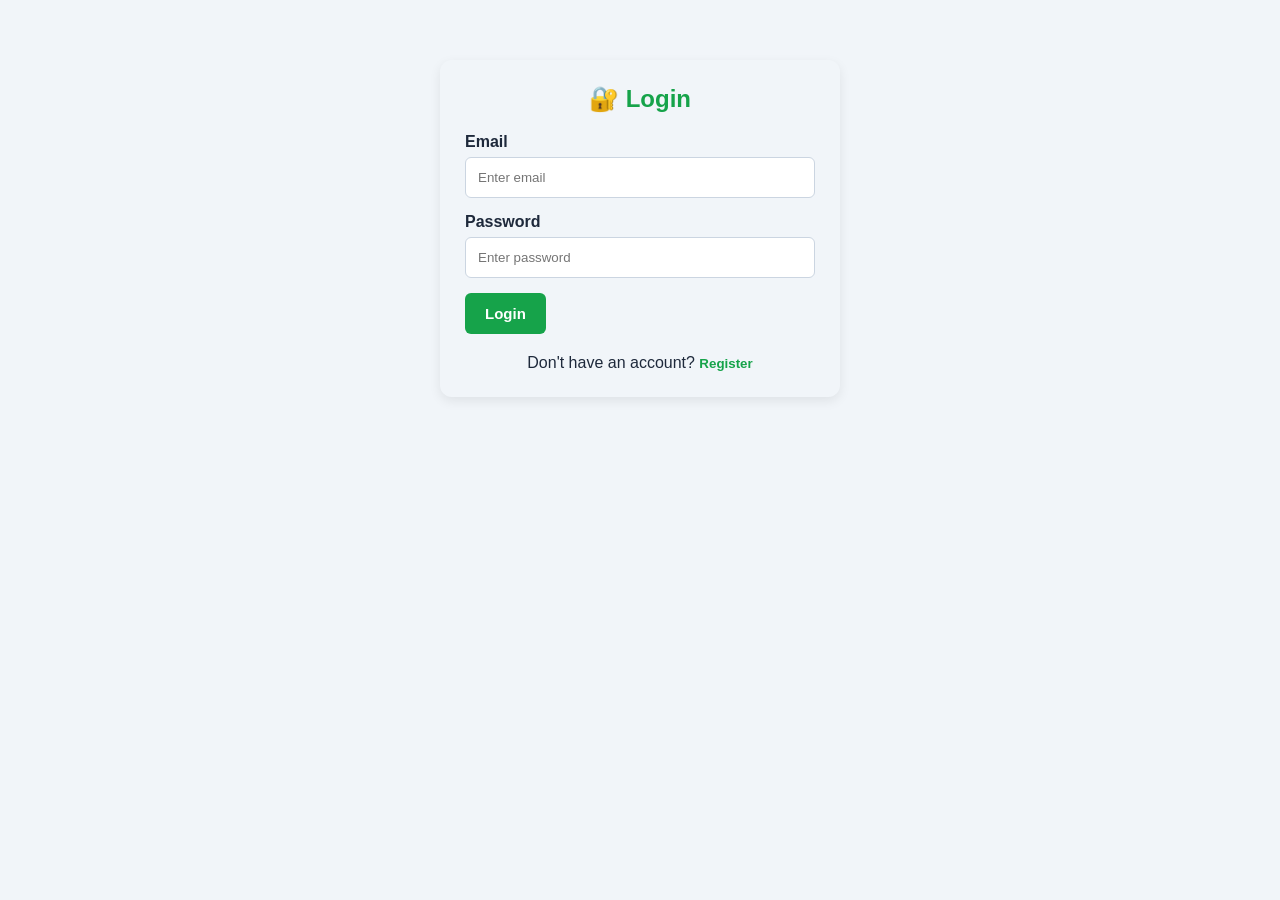
<file: code.html>
<!DOCTYPE html>
<html lang="en">
<head>
    <meta charset="UTF-8">
    <meta name="viewport" content="width=device-width, initial-scale=1.0">
    <title>Fitness Management System</title>

    <style>
        * {
            margin: 0;
            padding: 0;
            box-sizing: border-box;
            font-family: Arial, sans-serif;
        }

        body {
            background: #f1f5f9;
            color: #1e293b;
        }

        /* Navbar */
        .navbar {
            background: #16a34a;
            color: white;
            padding: 18px 40px;
            display: flex;
            justify-content: space-between;
            align-items: center;
        }

        .navbar h2 {
            font-size: 24px;
        }

        .navbar button {
            background: white;
            color: green;
            border: none;
            padding: 10px 18px;
            border-radius: 6px;
            cursor: pointer;
            font-weight: bold;
        }

        /* Main Container */
        .container {
            width: 90%;
            max-width: 1100px;
            margin: 30px auto;
        }

        /* Cards */
        .card {
            background: pinkl;
            padding: 25px;
            margin-bottom: 25px;
            border-radius: 12px;
            box-shadow: 0 4px 12px rgba(0,0,0,0.08);
        }

        .card h2 {
            color: #16a34a;
            margin-bottom: 20px;
        }

        /* Forms */
        .form-group {
            margin-bottom: 15px;
        }

        label {
            display: block;
            margin-bottom: 6px;
            font-weight: bold;
        }

        input, select {
            width: 100%;
            padding: 12px;
            border: 1px solid #cbd5e1;
            border-radius: 6px;
            outline: none;
        }

        input:focus, select:focus {
            border-color: #16a34a;
        }

        .btn {
            background: #16a34a;
            color: white;
            border: none;
            padding: 12px 20px;
            border-radius: 6px;
            cursor: pointer;
            font-size: 15px;
            font-weight: bold;
        }

        .btn:hover {
            background: #15803d;
        }

        .link-btn {
            background: none;
            border: none;
            color: #16a34a;
            cursor: pointer;
            font-weight: bold;
        }

        /* Login/Register */
        .auth-container {
            width: 400px;
            max-width: 90%;
            margin: 60px auto;
        }

        .auth-title {
            text-align: center;
            color: #16a34a;
            margin-bottom: 25px;
        }

        .message {
            margin-top: 15px;
            padding: 10px;
            border-radius: 5px;
            display: none;
        }

        .success {
            background: #dcfce7;
            color: #166534;
        }

        .error {
            background: #fee2e2;
            color: #991b1b;
        }

        /* Dashboard */
        #dashboard {
            display: none;
        }

        .welcome {
            background: linear-gradient(135deg, #16a34a, #22c55e);
            color: white;
            padding: 30px;
            border-radius: 12px;
            margin-bottom: 25px;
        }

        .welcome h1 {
            margin-bottom: 8px;
        }

        /* Grid */
        .grid {
            display: grid;
            grid-template-columns: repeat(2, 1fr);
            gap: 25px;
        }

        /* BMI */
        .bmi-result {
            margin-top: 20px;
            padding: 15px;
            background: #f0fdf4;
            border-left: 5px solid #16a34a;
            display: none;
        }

        /* Fitness Plan */
        .plan {
            background: #f8fafc;
            padding: 15px;
            margin-top: 10px;
            border-radius: 8px;
            border-left: 4px solid #16a34a;
        }

        .plan h3 {
            color: #16a34a;
            margin-bottom: 8px;
        }

        .plan ul {
            margin-left: 20px;
            line-height: 1.8;
        }

        /* Profile */
        .profile-info {
            line-height: 2;
        }

        .profile-info strong {
            color: #16a34a;
        }

        /* Responsive */
        @media(max-width: 768px) {
            .grid {
                grid-template-columns: 1fr;
            }

            .navbar {
                padding: 15px 20px;
            }

            .navbar h2 {
                font-size: 18px;
            }
        }
    </style>
</head>

<body>

    <!-- NAVBAR -->
    <div class="navbar" id="navbar" style="display:none;">
        <h2>💪 Fitness Management System</h2>
        <button onclick="logout()">Logout</button>
    </div>


    <!-- LOGIN SECTION -->
    <div class="auth-container" id="loginSection">

        <div class="card">

            <h2 class="auth-title">🔐 Login</h2>

            <div class="form-group">
                <label>Email</label>
                <input type="email" id="loginEmail" placeholder="Enter email">
            </div>

            <div class="form-group">
                <label>Password</label>
                <input type="password" id="loginPassword" placeholder="Enter password">
            </div>

            <button class="btn" onclick="login()">Login</button>

            <div id="loginMessage" class="message"></div>

            <p style="margin-top:20px; text-align:center;">
                Don't have an account?
                <button class="link-btn" onclick="showRegister()">
                    Register
                </button>
            </p>

        </div>

    </div>


    <!-- REGISTRATION SECTION -->
    <div class="auth-container" id="registerSection" style="display:none;">

        <div class="card">

            <h2 class="auth-title">📝 User Registration</h2>

            <div class="form-group">
                <label>Full Name</label>
                <input type="text" id="regName" placeholder="Enter your name">
            </div>

            <div class="form-group">
                <label>Email</label>
                <input type="email" id="regEmail" placeholder="Enter email">
            </div>

            <div class="form-group">
                <label>Password</label>
                <input type="password" id="regPassword" placeholder="Create password">
            </div>

            <div class="form-group">
                <label>Age</label>
                <input type="number" id="regAge" placeholder="Enter age">
            </div>

            <div class="form-group">
                <label>Gender</label>
                <select id="regGender">
                    <option value="">Select Gender</option>
                    <option>Male</option>
                    <option>Female</option>
                    <option>Other</option>
                </select>
            </div>

            <button class="btn" onclick="register()">Register</button>

            <div id="registerMessage" class="message"></div>

            <p style="margin-top:20px; text-align:center;">
                Already have an account?
                <button class="link-btn" onclick="showLogin()">
                    Login
                </button>
            </p>

        </div>

    </div>


    <!-- DASHBOARD -->
    <div class="container" id="dashboard">

        <div class="welcome">
            <h1>Welcome, <span id="welcomeName"></span> 👋</h1>
            <p>Track your fitness journey and achieve your goals.</p>
        </div>


        <div class="grid">

            <!-- USER PROFILE -->
            <div class="card">

                <h2>👤 User Profile</h2>

                <div class="profile-info">
                    <p><strong>Name:</strong> <span id="profileName"></span></p>
                    <p><strong>Email:</strong> <span id="profileEmail"></span></p>
                    <p><strong>Age:</strong> <span id="profileAge"></span></p>
                    <p><strong>Gender:</strong> <span id="profileGender"></span></p>
                </div>

            </div>


            <!-- FITNESS GOAL -->
            <div class="card">

                <h2>🎯 Fitness Goal</h2>

                <div class="form-group">
                    <label>Select Your Goal</label>

                    <select id="fitnessGoal" onchange="showGoal()">
                        <option value="">Select Goal</option>
                        <option value="weightloss">Weight Loss</option>
                        <option value="musclegain">Muscle Gain</option>
                        <option value="fitness">General Fitness</option>
                        <option value="flexibility">Flexibility</option>
                    </select>
                </div>

                <div id="goalResult"></div>

            </div>

        </div>


        <!-- BMI CALCULATOR -->
        <div class="card">

            <h2>⚖️ BMI Calculator</h2>

            <div class="grid">

                <div class="form-group">
                    <label>Weight (kg)</label>
                    <input type="number" id="weight" placeholder="Enter weight">
                </div>

                <div class="form-group">
                    <label>Height (cm)</label>
                    <input type="number" id="height" placeholder="Enter height">
                </div>

            </div>

            <button class="btn" onclick="calculateBMI()">
                Calculate BMI
            </button>

            <div id="bmiResult" class="bmi-result"></div>

        </div>


        <!-- FITNESS PLAN -->
        <div class="card">

            <h2>🏋️ Fitness Plan</h2>

            <div class="plan">
                <h3>Monday - Chest & Triceps</h3>
                <ul>
                    <li>Push-ups - 3 × 12</li>
                    <li>Bench Press - 3 × 10</li>
                    <li>Triceps Dips - 3 × 12</li>
                    <li>Plank - 3 × 30 seconds</li>
                </ul>
            </div>

            <div class="plan">
                <h3>Tuesday - Cardio</h3>
                <ul>
                    <li>Running - 20 minutes</li>
                    <li>Jumping Jacks - 3 × 20</li>
                    <li>Mountain Climbers - 3 × 15</li>
                </ul>
            </div>

            <div class="plan">
                <h3>Wednesday - Legs</h3>
                <ul>
                    <li>Squats - 3 × 15</li>
                    <li>Lunges - 3 × 10</li>
                    <li>Calf Raises - 3 × 15</li>
                </ul>
            </div>

            <div class="plan">
                <h3>Thursday - Rest</h3>
                <ul>
                    <li>Light Walking</li>
                    <li>Stretching</li>
                    <li>Recovery</li>
                </ul>
            </div>

            <div class="plan">
                <h3>Friday - Full Body</h3>
                <ul>
                    <li>Push-ups - 3 × 12</li>
                    <li>Squats - 3 × 15</li>
                    <li>Burpees - 3 × 10</li>
                    <li>Plank - 3 × 30 seconds</li>
                </ul>
            </div>

        </div>

    </div>


    <script>

        // Show Register
        function showRegister() {
            document.getElementById("loginSection").style.display = "none";
            document.getElementById("registerSection").style.display = "block";
        }


        // Show Login
        function showLogin() {
            document.getElementById("registerSection").style.display = "none";
            document.getElementById("loginSection").style.display = "block";
        }


        // Registration
        function register() {

            let name = document.getElementById("regName").value;
            let email = document.getElementById("regEmail").value;
            let password = document.getElementById("regPassword").value;
            let age = document.getElementById("regAge").value;
            let gender = document.getElementById("regGender").value;

            let message = document.getElementById("registerMessage");

            if(name === "" || email === "" || password === "" || age === "" || gender === "") {

                message.innerHTML = "Please fill all fields.";
                message.className = "message error";
                message.style.display = "block";

                return;
            }

            let user = {
                name: name,
                email: email,
                password: password,
                age: age,
                gender: gender
            };

            localStorage.setItem("fitnessUser", JSON.stringify(user));

            message.innerHTML = "Registration successful! Please login.";
            message.className = "message success";
            message.style.display = "block";

            setTimeout(function() {
                showLogin();
            }, 1500);
        }


        // Login
        function login() {

            let email = document.getElementById("loginEmail").value;
            let password = document.getElementById("loginPassword").value;

            let message = document.getElementById("loginMessage");

            let savedUser = localStorage.getItem("fitnessUser");

            if(!savedUser) {

                message.innerHTML = "No registered user found. Please register first.";
                message.className = "message error";
                message.style.display = "block";

                return;
            }

            let user = JSON.parse(savedUser);

            if(email === user.email && password === user.password) {

                localStorage.setItem("loggedIn", "true");

                showDashboard();

            } else {

                message.innerHTML = "Invalid email or password.";
                message.className = "message error";
                message.style.display = "block";
            }
        }


        // Dashboard
        function showDashboard() {

            let user = JSON.parse(localStorage.getItem("fitnessUser"));

            document.getElementById("loginSection").style.display = "none";
            document.getElementById("registerSection").style.display = "none";

            document.getElementById("dashboard").style.display = "block";
            document.getElementById("navbar").style.display = "flex";

            document.getElementById("welcomeName").innerText = user.name;

            document.getElementById("profileName").innerText = user.name;
            document.getElementById("profileEmail").innerText = user.email;
            document.getElementById("profileAge").innerText = user.age;
            document.getElementById("profileGender").innerText = user.gender;
        }


        // Logout
        function logout() {

            localStorage.removeItem("loggedIn");

            document.getElementById("dashboard").style.display = "none";
            document.getElementById("navbar").style.display = "none";

            document.getElementById("loginSection").style.display = "block";

            document.getElementById("loginEmail").value = "";
            document.getElementById("loginPassword").value = "";
        }


        // BMI Calculator
        function calculateBMI() {

            let weight = parseFloat(document.getElementById("weight").value);
            let height = parseFloat(document.getElementById("height").value);

            let result = document.getElementById("bmiResult");

            if(!weight || !height || weight <= 0 || height <= 0) {

                result.innerHTML = "Please enter valid height and weight.";
                result.style.display = "block";

                return;
            }

            // Convert cm to meter
            let heightMeter = height / 100;

            let bmi = weight / (heightMeter * heightMeter);

            bmi = bmi.toFixed(2);

            let category = "";

            if(bmi < 18.5) {
                category = "Underweight";
            }
            else if(bmi >= 18.5 && bmi < 25) {
                category = "Normal Weight";
            }
            else if(bmi >= 25 && bmi < 30) {
                category = "Overweight";
            }
            else {
                category = "Obesity";
            }

            result.innerHTML =
                "<strong>Your BMI: " + bmi + "</strong><br>" +
                "Category: " + category;

            result.style.display = "block";
        }


        // Fitness Goal
        function showGoal() {

            let goal = document.getElementById("fitnessGoal").value;
            let result = document.getElementById("goalResult");

            if(goal === "weightloss") {

                result.innerHTML = `
                    <div class="plan">
                        <h3>🔥 Weight Loss Goal</h3>
                        <p>Focus on cardio, strength training and a balanced diet.</p>
                    </div>
                `;
            }

            else if(goal === "musclegain") {

                result.innerHTML = `
                    <div class="plan">
                        <h3>💪 Muscle Gain Goal</h3>
                        <p>Focus on resistance training, recovery and adequate protein.</p>
                    </div>
                `;
            }

            else if(goal === "fitness") {

                result.innerHTML = `
                    <div class="plan">
                        <h3>🏃 General Fitness</h3>
                        <p>Combine cardio, strength exercises and regular stretching.</p>
                    </div>
                `;
            }

            else if(goal === "flexibility") {

                result.innerHTML = `
                    <div class="plan">
                        <h3>🧘 Flexibility Goal</h3>
                        <p>Practice stretching, mobility exercises and yoga regularly.</p>
                    </div>
                `;
            }

            else {
                result.innerHTML = "";
            }
        }


        // Auto Login if already logged in
        window.onload = function() {

            let loggedIn = localStorage.getItem("loggedIn");

            if(loggedIn === "true") {

                let user = localStorage.getItem("fitnessUser");

                if(user) {
                    showDashboard();
                }
            }
        };

    </script>

</body>
</html>
</file>
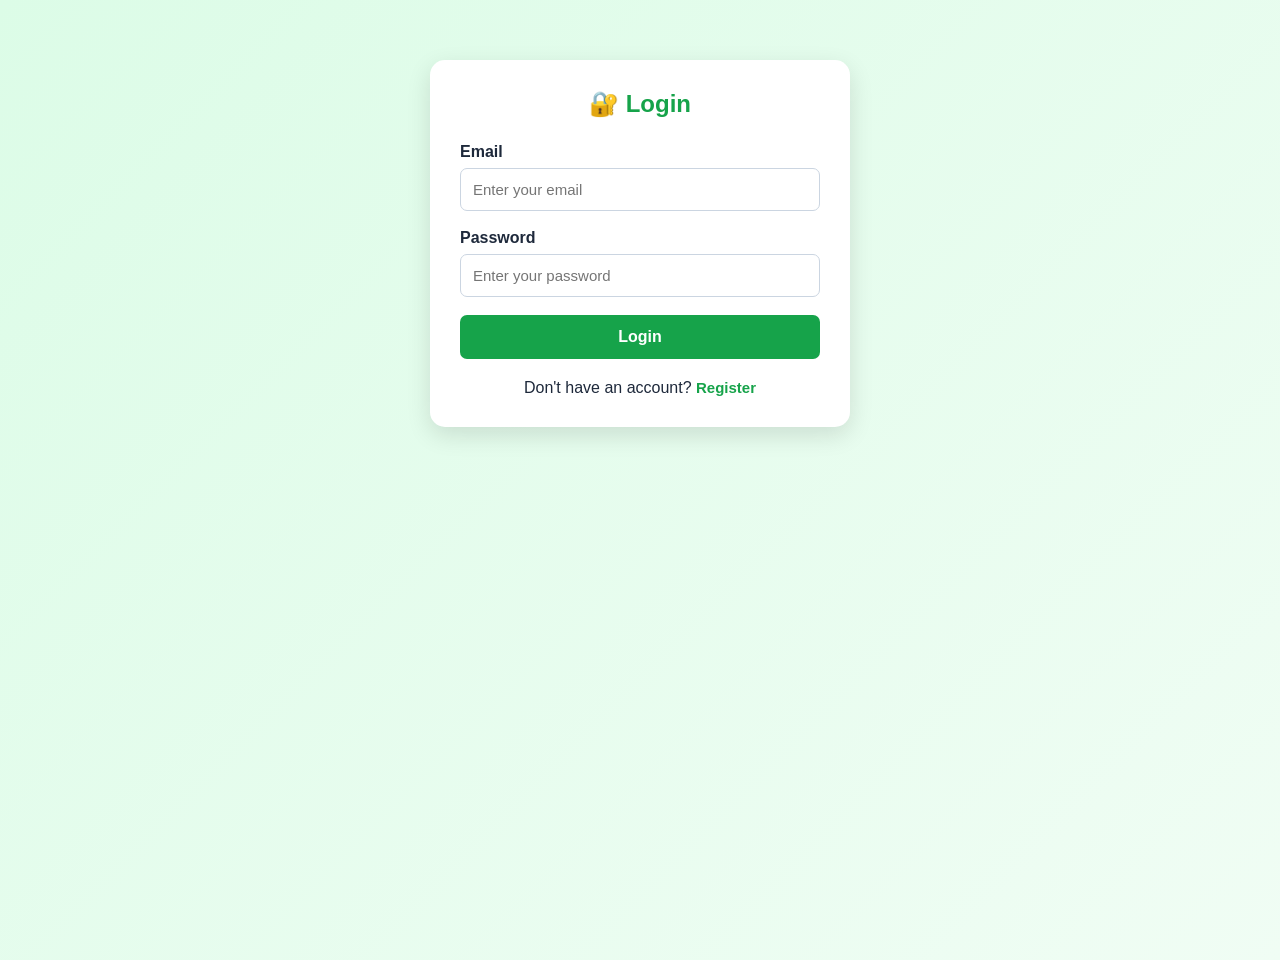
<file: fitness.html>
<!DOCTYPE html>
<html lang="en">
<head>
    <meta charset="UTF-8">
    <meta name="viewport" content="width=device-width, initial-scale=1.0">

    <title>Fitness Management System</title>

    <style>
        * {
            margin: 0;
            padding: 0;
            box-sizing: border-box;
            font-family: Arial, sans-serif;
        }

        body {
            min-height: 100vh;
            background: linear-gradient(135deg, #dcfce7, #f0fdf4);
            color: #1e293b;
        }

        /* NAVBAR */
        .navbar {
            background: #16a34a;
            color: white;
            padding: 18px 40px;
            display: none;
            justify-content: space-between;
            align-items: center;
        }

        .navbar h2 {
            font-size: 24px;
        }

        .logout-btn {
            background: white;
            color: #16a34a;
            border: none;
            padding: 10px 18px;
            border-radius: 6px;
            cursor: pointer;
            font-weight: bold;
        }

        /* AUTH PAGE */
        .auth-container {
            width: 420px;
            max-width: 92%;
            margin: 60px auto;
        }

        .card {
            background: white;
            padding: 30px;
            border-radius: 15px;
            box-shadow: 0 8px 25px rgba(0, 0, 0, 0.12);
        }

        .auth-title {
            text-align: center;
            color: #16a34a;
            margin-bottom: 25px;
        }

        .form-group {
            margin-bottom: 18px;
        }

        label {
            display: block;
            margin-bottom: 7px;
            font-weight: bold;
        }

        input,
        select {
            width: 100%;
            padding: 12px;
            border: 1px solid #cbd5e1;
            border-radius: 7px;
            font-size: 15px;
        }

        input:focus,
        select:focus {
            outline: none;
            border-color: #16a34a;
        }

        .btn {
            width: 100%;
            background: #16a34a;
            color: white;
            border: none;
            padding: 13px;
            border-radius: 7px;
            cursor: pointer;
            font-size: 16px;
            font-weight: bold;
        }

        .btn:hover {
            background: #15803d;
        }

        .link-btn {
            background: none;
            border: none;
            color: #16a34a;
            cursor: pointer;
            font-weight: bold;
            font-size: 15px;
        }

        .message {
            margin-top: 15px;
            padding: 12px;
            border-radius: 6px;
            display: none;
        }

        .success {
            background: #dcfce7;
            color: #166534;
        }

        .error {
            background: #fee2e2;
            color: #991b1b;
        }

        /* DASHBOARD */
        #dashboard {
            display: none;
        }

        .container {
            width: 90%;
            max-width: 1100px;
            margin: 30px auto;
        }

        .welcome {
            background: linear-gradient(135deg, #16a34a, #22c55e);
            color: white;
            padding: 30px;
            border-radius: 12px;
            margin-bottom: 25px;
        }

        .welcome h1 {
            margin-bottom: 8px;
        }

        .grid {
            display: grid;
            grid-template-columns: repeat(2, 1fr);
            gap: 25px;
        }

        .dashboard-card {
            background: white;
            padding: 25px;
            border-radius: 12px;
            box-shadow: 0 4px 12px rgba(0,0,0,0.08);
        }

        .dashboard-card h2 {
            color: #16a34a;
            margin-bottom: 20px;
        }

        .profile-info {
            line-height: 2;
        }

        .profile-info strong {
            color: #16a34a;
        }

        .bmi-result {
            margin-top: 20px;
            padding: 15px;
            background: #f0fdf4;
            border-left: 5px solid #16a34a;
            display: none;
        }

        .plan {
            background: #f8fafc;
            padding: 15px;
            margin-top: 10px;
            border-radius: 8px;
            border-left: 4px solid #16a34a;
        }

        .plan h3 {
            color: #16a34a;
            margin-bottom: 8px;
        }

        .plan ul {
            margin-left: 20px;
            line-height: 1.8;
        }

        @media(max-width: 768px) {
            .grid {
                grid-template-columns: 1fr;
            }

            .navbar {
                padding: 15px 20px;
            }

            .navbar h2 {
                font-size: 18px;
            }
        }
    </style>
</head>

<body>

<!-- ================= NAVBAR ================= -->

<div class="navbar" id="navbar">

    <h2>💪 Fitness Management System</h2>

    <button class="logout-btn" onclick="logout()">
        Logout
    </button>

</div>


<!-- ================= LOGIN PAGE ================= -->

<div class="auth-container" id="loginSection">

    <div class="card">

        <h2 class="auth-title">
            🔐 Login
        </h2>

        <div class="form-group">
            <label>Email</label>

            <input
                type="email"
                id="loginEmail"
                placeholder="Enter your email"
            >
        </div>

        <div class="form-group">
            <label>Password</label>

            <input
                type="password"
                id="loginPassword"
                placeholder="Enter your password"
            >
        </div>

        <button class="btn" onclick="login()">
            Login
        </button>

        <div id="loginMessage" class="message"></div>

        <p style="margin-top:20px;text-align:center;">

            Don't have an account?

            <button class="link-btn" onclick="showRegister()">
                Register
            </button>

        </p>

    </div>

</div>


<!-- ================= REGISTRATION PAGE ================= -->

<div class="auth-container" id="registerSection" style="display:none;">

    <div class="card">

        <h2 class="auth-title">
            📝 Create Account
        </h2>

        <div class="form-group">

            <label>Full Name</label>

            <input
                type="text"
                id="regName"
                placeholder="Enter your full name"
            >

        </div>


        <div class="form-group">

            <label>Email</label>

            <input
                type="email"
                id="regEmail"
                placeholder="Enter your email"
            >

        </div>


        <div class="form-group">

            <label>Password</label>

            <input
                type="password"
                id="regPassword"
                placeholder="Create a password"
            >

        </div>


        <div class="form-group">

            <label>Age</label>

            <input
                type="number"
                id="regAge"
                placeholder="Enter your age"
            >

        </div>


        <div class="form-group">

            <label>Gender</label>

            <select id="regGender">

                <option value="">
                    Select Gender
                </option>

                <option value="Male">
                    Male
                </option>

                <option value="Female">
                    Female
                </option>

                <option value="Other">
                    Other
                </option>

            </select>

        </div>


        <button class="btn" onclick="register()">
            Register
        </button>


        <div id="registerMessage" class="message"></div>


        <p style="margin-top:20px;text-align:center;">

            Already have an account?

            <button class="link-btn" onclick="showLogin()">
                Login
            </button>

        </p>

    </div>

</div>


<!-- ================= DASHBOARD ================= -->

<div class="container" id="dashboard">

    <div class="welcome">

        <h1>
            Welcome, <span id="welcomeName"></span> 👋
        </h1>

        <p>
            Track your fitness journey and achieve your goals.
        </p>

    </div>


    <div class="grid">

        <!-- PROFILE -->

        <div class="dashboard-card">

            <h2>👤 User Profile</h2>

            <div class="profile-info">

                <p>
                    <strong>Name:</strong>
                    <span id="profileName"></span>
                </p>

                <p>
                    <strong>Email:</strong>
                    <span id="profileEmail"></span>
                </p>

                <p>
                    <strong>Age:</strong>
                    <span id="profileAge"></span>
                </p>

                <p>
                    <strong>Gender:</strong>
                    <span id="profileGender"></span>
                </p>

            </div>

        </div>


        <!-- FITNESS GOAL -->

        <div class="dashboard-card">

            <h2>🎯 Fitness Goal</h2>

            <div class="form-group">

                <label>
                    Select Your Goal
                </label>

                <select id="fitnessGoal" onchange="showGoal()">

                    <option value="">
                        Select Goal
                    </option>

                    <option value="weightloss">
                        Weight Loss
                    </option>

                    <option value="musclegain">
                        Muscle Gain
                    </option>

                    <option value="fitness">
                        General Fitness
                    </option>

                    <option value="flexibility">
                        Flexibility
                    </option>

                </select>

            </div>

            <div id="goalResult"></div>

        </div>

    </div>


    <!-- BMI -->

    <div class="dashboard-card" style="margin-top:25px;">

        <h2>⚖️ BMI Calculator</h2>

        <div class="grid">

            <div class="form-group">

                <label>
                    Weight (kg)
                </label>

                <input
                    type="number"
                    id="weight"
                    placeholder="Enter weight"
                >

            </div>


            <div class="form-group">

                <label>
                    Height (cm)
                </label>

                <input
                    type="number"
                    id="height"
                    placeholder="Enter height"
                >

            </div>

        </div>


        <button class="btn" onclick="calculateBMI()">
            Calculate BMI
        </button>


        <div id="bmiResult" class="bmi-result"></div>

    </div>


    <!-- FITNESS PLAN -->

    <div class="dashboard-card" style="margin-top:25px;">

        <h2>🏋️ Weekly Fitness Plan</h2>


        <div class="plan">

            <h3>Monday - Chest & Triceps</h3>

            <ul>

                <li>Push-ups - 3 × 12</li>

                <li>Bench Press - 3 × 10</li>

                <li>Triceps Dips - 3 × 12</li>

                <li>Plank - 3 × 30 seconds</li>

            </ul>

        </div>


        <div class="plan">

            <h3>Tuesday - Cardio</h3>

            <ul>

                <li>Running - 20 minutes</li>

                <li>Jumping Jacks - 3 × 20</li>

                <li>Mountain Climbers - 3 × 15</li>

            </ul>

        </div>


        <div class="plan">

            <h3>Wednesday - Legs</h3>

            <ul>

                <li>Squats - 3 × 15</li>

                <li>Lunges - 3 × 10</li>

                <li>Calf Raises - 3 × 15</li>

            </ul>

        </div>


        <div class="plan">

            <h3>Thursday - Rest</h3>

            <ul>

                <li>Light Walking</li>

                <li>Stretching</li>

                <li>Recovery</li>

            </ul>

        </div>


        <div class="plan">

            <h3>Friday - Full Body</h3>

            <ul>

                <li>Push-ups - 3 × 12</li>

                <li>Squats - 3 × 15</li>

                <li>Burpees - 3 × 10</li>

                <li>Plank - 3 × 30 seconds</li>

            </ul>

        </div>

    </div>

</div>


<!-- ================= JAVASCRIPT ================= -->

<script>

/* ================= SHOW REGISTER ================= */

function showRegister() {

    document.getElementById("loginSection").style.display = "none";

    document.getElementById("registerSection").style.display = "block";

}


/* ================= SHOW LOGIN ================= */

function showLogin() {

    document.getElementById("registerSection").style.display = "none";

    document.getElementById("loginSection").style.display = "block";

}


/* ================= REGISTER ================= */

function register() {

    let name =
        document.getElementById("regName").value.trim();

    let email =
        document.getElementById("regEmail").value.trim();

    let password =
        document.getElementById("regPassword").value;

    let age =
        document.getElementById("regAge").value;

    let gender =
        document.getElementById("regGender").value;


    let message =
        document.getElementById("registerMessage");


    /* Validate fields */

    if (
        name === "" ||
        email === "" ||
        password === "" ||
        age === "" ||
        gender === ""
    ) {

        message.innerHTML =
            "❌ Please fill all fields.";

        message.className =
            "message error";

        message.style.display =
            "block";

        return;
    }


    /* Validate password */

    if (password.length < 6) {

        message.innerHTML =
            "❌ Password must contain at least 6 characters.";

        message.className =
            "message error";

        message.style.display =
            "block";

        return;
    }


    /* Check existing user */

    let existingUser =
        localStorage.getItem("fitnessUser");


    if (existingUser) {

        let user =
            JSON.parse(existingUser);


        if (
            user.email.toLowerCase() ===
            email.toLowerCase()
        ) {

            message.innerHTML =
                "❌ Email is already registered.";

            message.className =
                "message error";

            message.style.display =
                "block";

            return;
        }
    }


    /* Create user */

    let user = {

        name: name,

        email: email,

        password: password,

        age: age,

        gender: gender

    };


    /* Save user */

    localStorage.setItem(
        "fitnessUser",
        JSON.stringify(user)
    );


    /* Success */

    message.innerHTML =
        "✅ Registration successful! Redirecting to login...";

    message.className =
        "message success";

    message.style.display =
        "block";


    /* Clear form */

    document.getElementById("regName").value = "";

    document.getElementById("regEmail").value = "";

    document.getElementById("regPassword").value = "";

    document.getElementById("regAge").value = "";

    document.getElementById("regGender").value = "";


    /* Go to login */

    setTimeout(function() {

        showLogin();

    }, 1500);

}


/* ================= LOGIN ================= */

function login() {

    let email =
        document.getElementById("loginEmail").value.trim();

    let password =
        document.getElementById("loginPassword").value;


    let message =
        document.getElementById("loginMessage");


    /* Validate */

    if (email === "" || password === "") {

        message.innerHTML =
            "❌ Please enter email and password.";

        message.className =
            "message error";

        message.style.display =
            "block";

        return;

    }


    /* Get registered user */

    let savedUser =
        localStorage.getItem("fitnessUser");


    if (!savedUser) {

        message.innerHTML =
            "❌ No registered user found. Please register first.";

        message.className =
            "message error";

        message.style.display =
            "block";

        return;

    }


    let user =
        JSON.parse(savedUser);


    /* Check login */

    if (
        email.toLowerCase() ===
        user.email.toLowerCase() &&
        password === user.password
    ) {

        localStorage.setItem(
            "loggedIn",
            "true"
        );


        message.innerHTML =
            "✅ Login successful!";


        message.className =
            "message success";


        message.style.display =
            "block";


        setTimeout(function() {

            showDashboard();

        }, 500);

    }

    else {

        message.innerHTML =
            "❌ Invalid email or password.";

        message.className =
            "message error";

        message.style.display =
            "block";

    }

}


/* ================= SHOW DASHBOARD ================= */

function showDashboard() {

    let savedUser =
        localStorage.getItem("fitnessUser");


    if (!savedUser) {

        return;

    }


    let user =
        JSON.parse(savedUser);


    document.getElementById("loginSection").style.display =
        "none";

    document.getElementById("registerSection").style.display =
        "none";

    document.getElementById("dashboard").style.display =
        "block";

    document.getElementById("navbar").style.display =
        "flex";


    document.getElementById("welcomeName").innerText =
        user.name;

    document.getElementById("profileName").innerText =
        user.name;

    document.getElementById("profileEmail").innerText =
        user.email;

    document.getElementById("profileAge").innerText =
        user.age;

    document.getElementById("profileGender").innerText =
        user.gender;

}


/* ================= LOGOUT ================= */

function logout() {

    localStorage.removeItem("loggedIn");


    document.getElementById("dashboard").style.display =
        "none";

    document.getElementById("navbar").style.display =
        "none";


    document.getElementById("loginSection").style.display =
        "block";


    document.getElementById("loginEmail").value =
        "";

    document.getElementById("loginPassword").value =
        "";


    document.getElementById("loginMessage").style.display =
        "none";

}


/* ================= BMI ================= */

function calculateBMI() {

    let weight =
        parseFloat(
            document.getElementById("weight").value
        );

    let height =
        parseFloat(
            document.getElementById("height").value
        );


    let result =
        document.getElementById("bmiResult");


    if (
        !weight ||
        !height ||
        weight <= 0 ||
        height <= 0
    ) {

        result.innerHTML =
            "❌ Please enter valid height and weight.";

        result.style.display =
            "block";

        return;

    }


    let heightMeter =
        height / 100;


    let bmi =
        weight /
        (heightMeter * heightMeter);


    bmi =
        bmi.toFixed(2);


    let category;


    if (bmi < 18.5) {

        category = "Underweight";

    }

    else if (bmi < 25) {

        category = "Normal Weight";

    }

    else if (bmi < 30) {

        category = "Overweight";

    }

    else {

        category = "Obesity";

    }


    result.innerHTML =

        "<strong>Your BMI: " +
        bmi +
        "</strong><br>" +

        "Category: " +
        category;


    result.style.display =
        "block";

}


/* ================= FITNESS GOAL ================= */

function showGoal() {

    let goal =
        document.getElementById("fitnessGoal").value;

    let result =
        document.getElementById("goalResult");


    if (goal === "weightloss") {

        result.innerHTML = `

            <div class="plan">

                <h3>🔥 Weight Loss</h3>

                <p>
                    Focus on cardio, strength training
                    and a balanced diet.
                </p>

            </div>

        `;

    }


    else if (goal === "musclegain") {

        result.innerHTML = `

            <div class="plan">

                <h3>💪 Muscle Gain</h3>

                <p>
                    Focus on resistance training,
                    recovery and adequate protein.
                </p>

            </div>

        `;

    }


    else if (goal === "fitness") {

        result.innerHTML = `

            <div class="plan">

                <h3>🏃 General Fitness</h3>

                <p>
                    Combine cardio, strength exercises
                    and regular stretching.
                </p>

            </div>

        `;

    }


    else if (goal === "flexibility") {

        result.innerHTML = `

            <div class="plan">

                <h3>🧘 Flexibility</h3>

                <p>
                    Practice stretching, mobility exercises
                    and yoga regularly.
                </p>

            </div>

        `;

    }


    else {

        result.innerHTML = "";

    }

}


/* ================= AUTO LOGIN ================= */

window.onload = function() {

    let loggedIn =
        localStorage.getItem("loggedIn");

    let user =
        localStorage.getItem("fitnessUser");


    if (
        loggedIn === "true" &&
        user
    ) {

        showDashboard();

    }

};

</script>

</body>
</html>
</file>
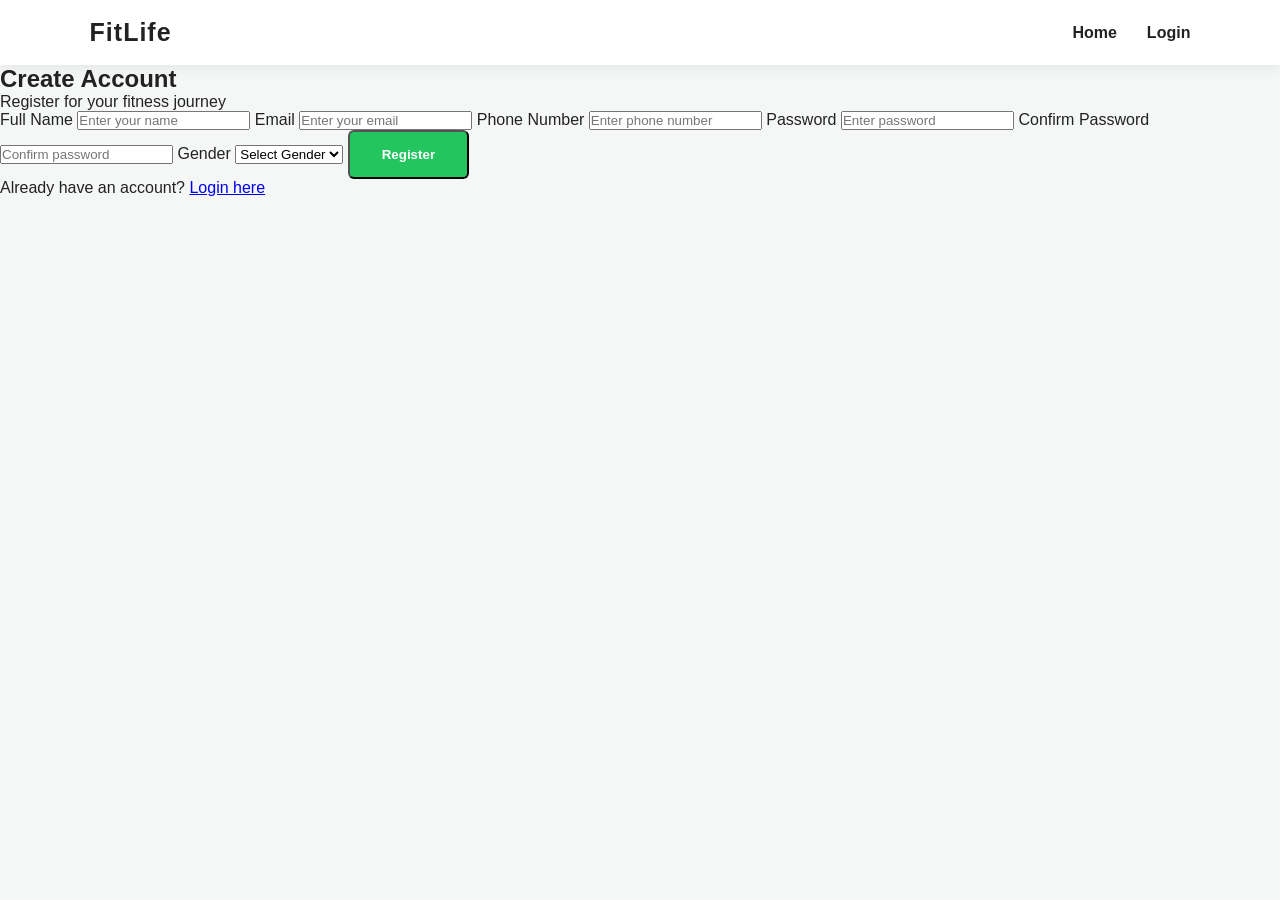
<file: registration.html>
<!DOCTYPE html> <html lang="en"> <head> <meta charset="UTF-8"> <meta name="viewport" content="width=device-width, initial-scale=1.0"> <title>User Registration</title> <link rel="stylesheet" href="style.css"> </head> <body> <header> <div class="logo">FitLife</div> <nav> <a href="index.html">Home</a> <a href="login.html">Login</a> </nav> </header> <div class="form-container"> <form class="form-box" action="#" method="post">
    <h2>Create Account</h2>
    <p>Register for your fitness journey</p>

    <label>Full Name</label>
    <input type="text" name="name" placeholder="Enter your name" required>

    <label>Email</label>
    <input type="email" name="email" placeholder="Enter your email" required>

    <label>Phone Number</label>
    <input type="tel" name="phone" placeholder="Enter phone number">

    <label>Password</label>
    <input type="password" name="password" placeholder="Enter password" required>

    <label>Confirm Password</label>
    <input type="password" name="confirmPassword" placeholder="Confirm password" required>

    <label>Gender</label>
    <select name="gender">
        <option value="">Select Gender</option>
        <option>Male</option>
        <option>Female</option>
        <option>Other</option>
    </select>

    <button type="submit" class="btn">Register</button>

    <p class="form-link">
        Already have an account?
        <a href="login.html">Login here</a>
    </p>

</form>

</div>
 </body> 
 </html>
</file>
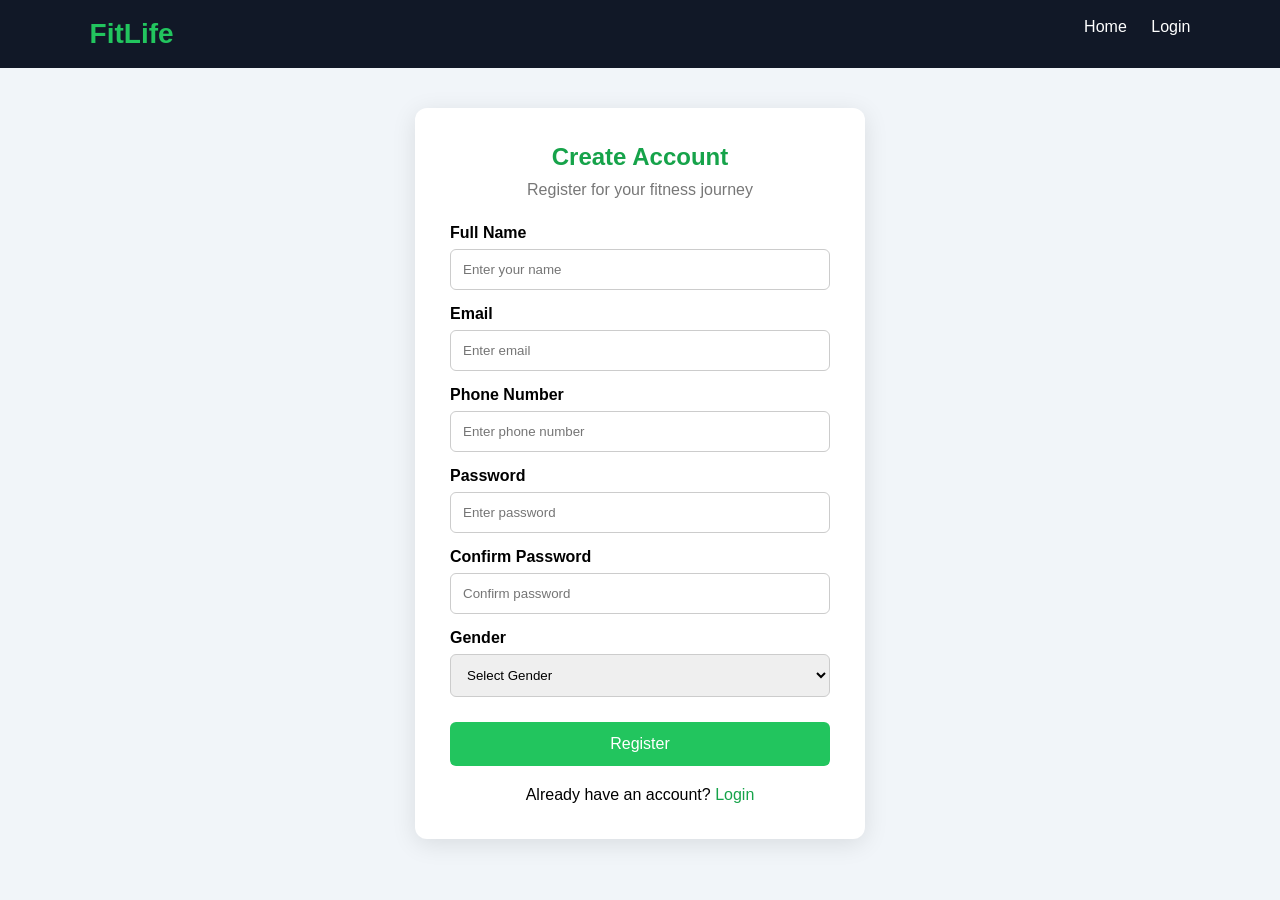
<file: registration2.html>
<!DOCTYPE html>
<html lang="en">
<head>
    <meta charset="UTF-8">
    <meta name="viewport" content="width=device-width, initial-scale=1.0">
    <title>Document</title>
</head>
<body>
    <!DOCTYPE html> <html lang="en"> <head> <meta charset="UTF-8"> <meta name="viewport" content="width=device-width, initial-scale=1.0"> <title>User Registration</title>
<style>
    * {
        box-sizing: border-box;
        margin: 0;
        padding: 0;
        font-family: Arial;
    }

    body {
        background: #f1f5f9;
    }

    header {
        background: #111827;
        color: white;
        padding: 18px 7%;
        display: flex;
        justify-content: space-between;
    }

    .logo {
        color: #22c55e;
        font-size: 28px;
        font-weight: bold;
    }

    nav a {
        color: white;
        text-decoration: none;
        margin-left: 20px;
    }

    .container {
        min-height: 90vh;
        display: flex;
        justify-content: center;
        align-items: center;
    }

    .form-box {
        background: white;
        width: 450px;
        padding: 35px;
        border-radius: 12px;
        box-shadow: 0 5px 25px rgba(0,0,0,.1);
    }

    h2 {
        text-align: center;
        color: #16a34a;
        margin-bottom: 10px;
    }

    .subtitle {
        text-align: center;
        color: #777;
        margin-bottom: 25px;
    }

    label {
        display: block;
        margin-top: 15px;
        margin-bottom: 7px;
        font-weight: bold;
    }

    input, select {
        width: 100%;
        padding: 12px;
        border: 1px solid #ccc;
        border-radius: 6px;
    }

    button {
        width: 100%;
        margin-top: 25px;
        padding: 13px;
        background: #22c55e;
        color: white;
        border: none;
        border-radius: 6px;
        cursor: pointer;
        font-size: 16px;
    }

    button:hover {
        background: #15803d;
    }

    .link {
        text-align: center;
        margin-top: 20px;
    }

    .link a {
        color: #16a34a;
        text-decoration: none;
    }
</style>

</head> <body> <header> <div class="logo">FitLife</div>
<nav>
    <a href="index.html">Home</a>
    <a href="login.html">Login</a>
</nav>

</header> <div class="container">
<form class="form-box">

    <h2>Create Account</h2>
    <p class="subtitle">Register for your fitness journey</p>

    <label>Full Name</label>
    <input type="text" placeholder="Enter your name" required>

    <label>Email</label>
    <input type="email" placeholder="Enter email" required>

    <label>Phone Number</label>
    <input type="tel" placeholder="Enter phone number">

    <label>Password</label>
    <input type="password" placeholder="Enter password" required>

    <label>Confirm Password</label>
    <input type="password" placeholder="Confirm password" required>

    <label>Gender</label>
    <select>
        <option>Select Gender</option>
        <option>Male</option>
        <option>Female</option>
        <option>Other</option>
    </select>

    <button type="submit">Register</button>

    <p class="link">
        Already have an account?
        <a href="login.html">Login</a>
    </p>

</form>

</div> 
</body> 
</html>
    
</body>
</html>
</file>
<file: style.css>
* {
    margin: 0;
    padding: 0;
    box-sizing: border-box;
    scroll-behavior: smooth;
}

body {
    font-family: Arial, Helvetica, sans-serif;
    background: #f5f7f6;
    color: #222;
}


/* ================= HEADER ================= */

header {
    width: 100%;
    padding: 18px 7%;
    display: flex;
    justify-content: space-between;
    align-items: center;

    background: #ffffff;
    position: sticky;
    top: 0;
    z-index: 1000;

    box-shadow: 0 2px 15px rgba(0, 0, 0, 0.08);
}

.logo {
    font-size: 25px;
    font-weight: 900;
    letter-spacing: 1px;
}

.logo span {
    color: #22c55e;
}

nav {
    display: flex;
    gap: 30px;
}

nav a {
    text-decoration: none;
    color: #222;
    font-weight: 600;
    transition: 0.3s;
}

nav a:hover {
    color: #22c55e;
}


/* ================= HERO ================= */

.hero {
    min-height: 650px;

    display: flex;
    align-items: center;

    padding: 80px 7%;

    background:
        linear-gradient(
            90deg,
            rgba(0, 0, 0, 0.78),
            rgba(0, 0, 0, 0.25)
        ),
        url("https://images.unsplash.com/photo-1534438327276-14e5300c3a48?auto=format&fit=crop&w=1800&q=85");

    background-size: cover;
    background-position: center;
}

.hero-content {
    max-width: 650px;
    color: white;
}

.small-title {
    color: #22c55e;
    font-size: 14px;
    font-weight: bold;
    letter-spacing: 3px;
    margin-bottom: 15px;
}

.hero h1 {
    font-size: 65px;
    line-height: 1.1;
    margin-bottom: 25px;
}

.hero h1 span {
    color: #22c55e;
}

.hero p:not(.small-title) {
    font-size: 18px;
    line-height: 1.7;
    color: #e5e5e5;
    margin-bottom: 35px;
}

.btn {
    display: inline-block;
    padding: 15px 32px;

    background: #22c55e;
    color: white;

    text-decoration: none;
    font-weight: bold;

    border-radius: 6px;

    transition: 0.3s;
}

.btn:hover {
    background: #16a34a;
    transform: translateY(-3px);
}


/* ================= FEATURES ================= */

.features {
    width: 86%;
    margin: -60px auto 80px;

    position: relative;
    z-index: 5;

    display: grid;
    grid-template-columns: repeat(3, 1fr);

    background: white;
    border-radius: 15px;

    box-shadow: 0 15px 40px rgba(0, 0, 0, 0.1);
}

.feature {
    text-align: center;
    padding: 40px 30px;
    border-right: 1px solid #eee;
}

.feature:last-child {
    border-right: none;
}

.icon {
    font-size: 40px;
    margin-bottom: 15px;
}

.feature h3 {
    margin-bottom: 10px;
    font-size: 21px;
}

.feature p {
    color: #666;
    line-height: 1.6;
}


/* ================= SECTIONS ================= */

.section {
    padding: 80px 7%;
}

.section-title {
    text-align: center;
    margin-bottom: 50px;
}

.section-title p {
    color: #22c55e;
    font-size: 13px;
    font-weight: bold;
    letter-spacing: 3px;
    margin-bottom: 10px;
}

.section-title h2 {
    font-size: 40px;
}


/* ================= WORKOUT CARDS ================= */

.cards {
    display: grid;
    grid-template-columns: repeat(3, 1fr);
    gap: 30px;
}

.card {
    background: white;
    border-radius: 15px;
    overflow: hidden;

    box-shadow: 0 8px 25px rgba(0, 0, 0, 0.08);

    transition: 0.3s;
}

.card:hover {
    transform: translateY(-8px);
    box-shadow: 0 15px 35px rgba(0, 0, 0, 0.14);
}

.card > img {
    width: 100%;
    height: 230px;
    object-fit: cover;
}

.card-content {
    padding: 25px;
}

.level {
    display: inline-block;
    padding: 6px 12px;

    border-radius: 30px;

    font-size: 11px;
    font-weight: bold;
}

.beginner {
    color: #15803d;
    background: #dcfce7;
}

.intermediate {
    color: #b45309;
    background: #fef3c7;
}

.advanced {
    color: #b91c1c;
    background: #fee2e2;
}

.card h3 {
    margin: 15px 0;
    font-size: 23px;
}

.card p {
    color: #666;
    margin: 12px 0;
}

.card button,
.registration-form button,
.bmi-inputs button,
.contact-form button {
    width: 100%;
    padding: 13px;

    border: none;
    border-radius: 6px;

    background: #22c55e;
    color: white;

    font-size: 15px;
    font-weight: bold;

    cursor: pointer;
    transition: 0.3s;
}

.card button:hover,
.registration-form button:hover,
.bmi-inputs button:hover,
.contact-form button:hover {
    background: #16a34a;
}


/* ================= DIET ================= */

.diet-section {
    background: #eefaf2;
}

.diet-container {
    display: grid;
    grid-template-columns: repeat(4, 1fr);
    gap: 25px;
}

.diet-card {
    background: white;
    padding: 35px 25px;

    text-align: center;

    border-radius: 15px;

    box-shadow: 0 7px 20px rgba(0, 0, 0, 0.06);

    transition: 0.3s;
}

.diet-card:hover {
    transform: translateY(-5px);
}

.diet-icon {
    font-size: 45px;
    margin-bottom: 15px;
}

.diet-card h3 {
    font-size: 21px;
    margin-bottom: 12px;
}

.diet-card p {
    color: #666;
    margin-bottom: 15px;
}

.diet-card span {
    font-size: 13px;
    color: #22a052;
    font-weight: bold;
}


/* ================= REGISTRATION ================= */

.register-section {
    display: grid;
    grid-template-columns: 1fr 1fr;

    min-height: 650px;

    background: #111;
}

.register-image img {
    width: 100%;
    height: 100%;
    object-fit: cover;
}

.registration-form {
    padding: 70px 10%;
    color: white;
}

.registration-form h2 {
    font-size: 40px;
    margin-bottom: 15px;
}

.form-description {
    color: #aaa;
    line-height: 1.6;
    margin-bottom: 30px;
}

.registration-form form {
    display: grid;
    gap: 15px;
}

.registration-form input,
.registration-form select,
.contact-form input,
.contact-form textarea,
.bmi-inputs input {
    width: 100%;

    padding: 15px;

    border: 1px solid #ddd;
    border-radius: 6px;

    font-size: 15px;

    outline: none;
}

.registration-form input:focus,
.registration-form select:focus {
    border-color: #22c55e;
}


/* ================= BMI ================= */

.bmi-section {
    padding: 90px 7%;
    background: white;
}

.bmi-box {
    max-width: 650px;
    margin: auto;

    padding: 40px;

    border-radius: 15px;

    background: #f5f7f6;

    box-shadow: 0 8px 30px rgba(0, 0, 0, 0.08);
}

.bmi-inputs {
    display: grid;
    gap: 15px;
}

.bmi-result {
    margin-top: 25px;

    padding: 20px;

    text-align: center;

    border-radius: 8px;

    background: white;

    color: #555;

    font-size: 18px;
    font-weight: bold;
}


/* ================= CONTACT ================= */

.contact-section {
    padding: 90px 7%;

    display: grid;
    grid-template-columns: 1fr 1fr;
    gap: 80px;

    background: #eefaf2;
}

.contact-info h2 {
    font-size: 42px;
    margin-bottom: 20px;
}

.contact-info > p:not(.small-title) {
    color: #666;
    line-height: 1.7;
    margin-bottom: 30px;
}

.contact-item {
    margin: 20px 0;
    font-weight: 600;
}

.contact-form {
    display: grid;
    gap: 15px;
}

.contact-form textarea {
    resize: none;
}


/* ================= FOOTER ================= */

footer {
    padding: 40px 7%;

    text-align: center;

    background: #111;
    color: white;
}

footer p {
    margin: 12px 0;
    color: #aaa;
}

footer .logo {
    margin-bottom: 10px;
}

.copyright {
    font-size: 13px;
}


/* ================= RESPONSIVE ================= */

@media (max-width: 900px) {

    header {
        flex-direction: column;
        gap: 20px;
    }

    nav {
        gap: 15px;
        flex-wrap: wrap;
        justify-content: center;
    }

    .hero {
        min-height: 550px;
    }

    .hero h1 {
        font-size: 45px;
    }

    .features {
        grid-template-columns: 1fr;
        margin-top: 30px;
    }

    .feature {
        border-right: none;
        border-bottom: 1px solid #eee;
    }

    .cards {
        grid-template-columns: 1fr;
    }

    .diet-container {
        grid-template-columns: repeat(2, 1fr);
    }

    .register-section,
    .contact-section {
        grid-template-columns: 1fr;
    }

    .register-image {
        height: 400px;
    }
}


@media (max-width: 600px) {

    header {
        padding: 15px 5%;
    }

    nav {
        gap: 10px;
    }

    nav a {
        font-size: 13px;
    }

    .hero {
        padding: 60px 6%;
    }

    .hero h1 {
        font-size: 38px;
    }

    .section {
        padding: 60px 6%;
    }

    .section-title h2 {
        font-size: 32px;
    }

    .diet-container {
        grid-template-columns: 1fr;
    }

    .registration-form {
        padding: 50px 7%;
    }

    .registration-form h2 {
        font-size: 32px;
    }

    .bmi-section,
    .contact-section {
        padding: 60px 6%;
    }
}
</file>
